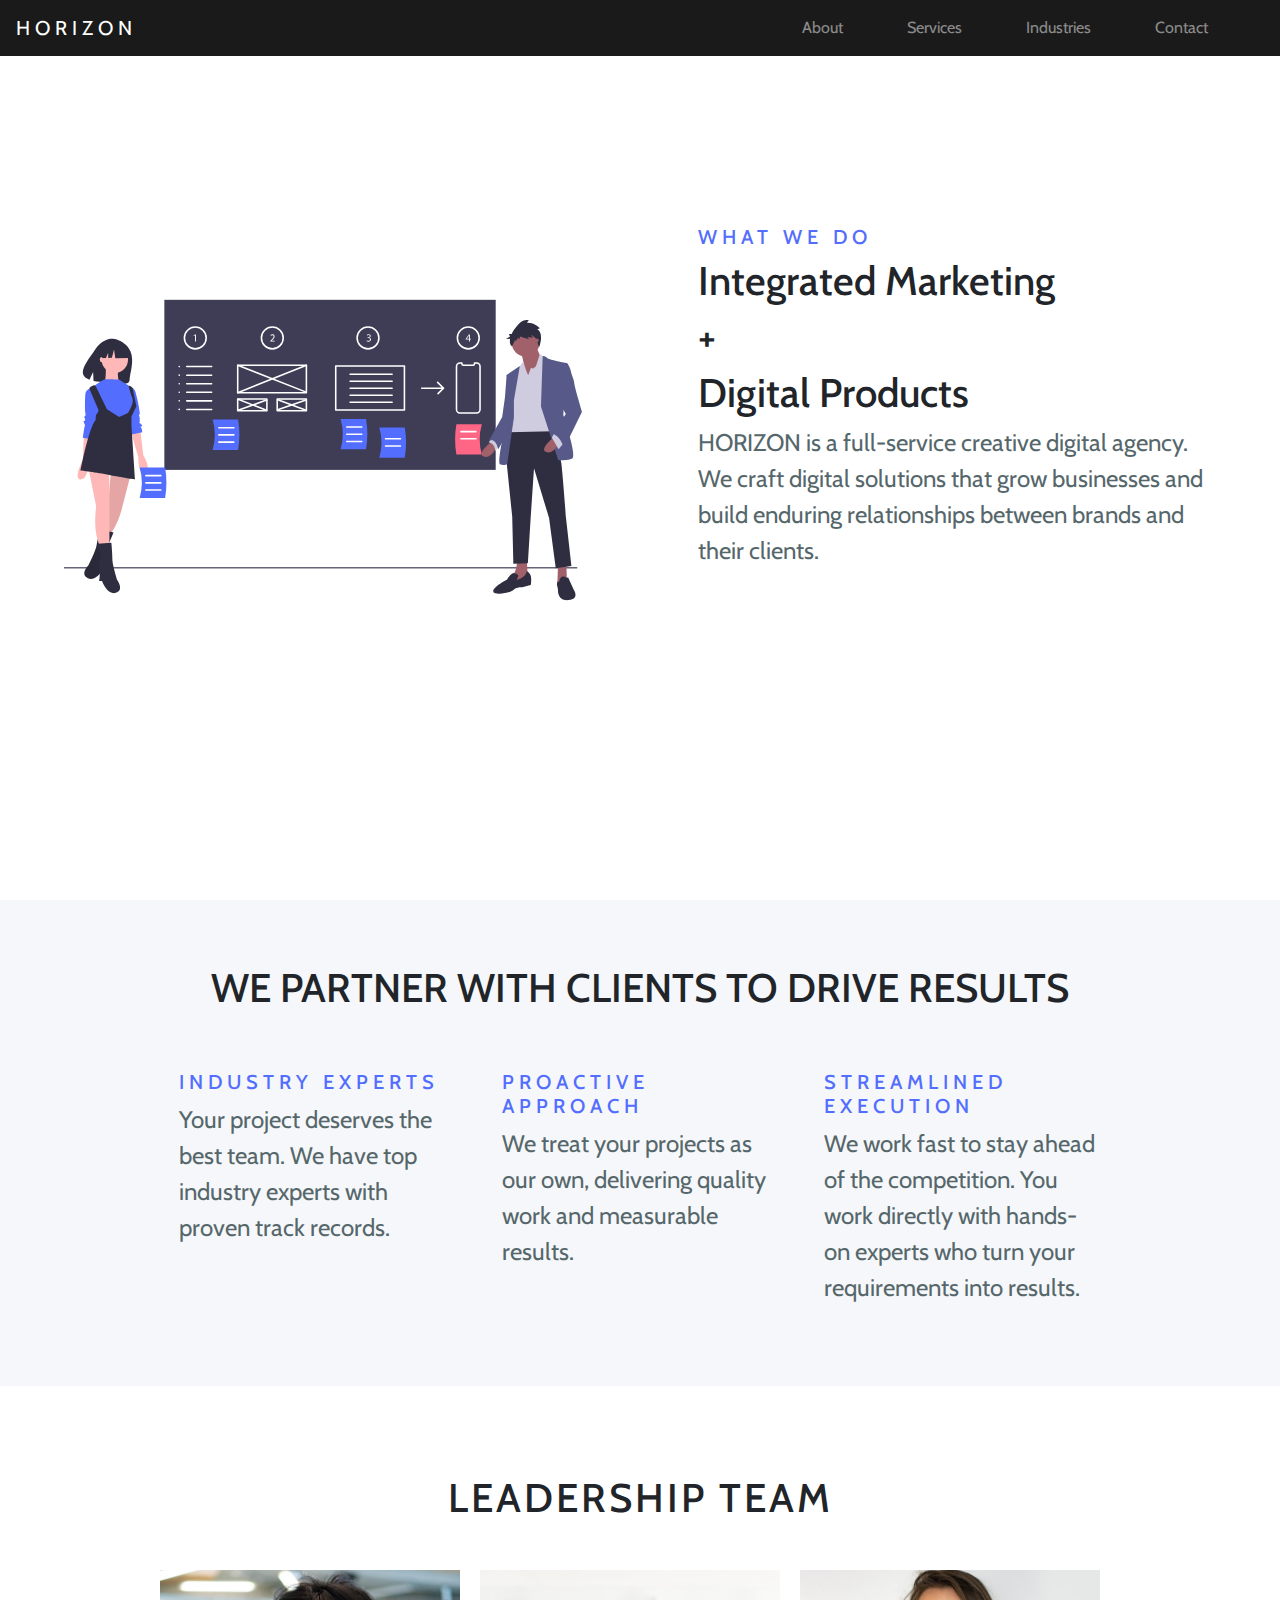
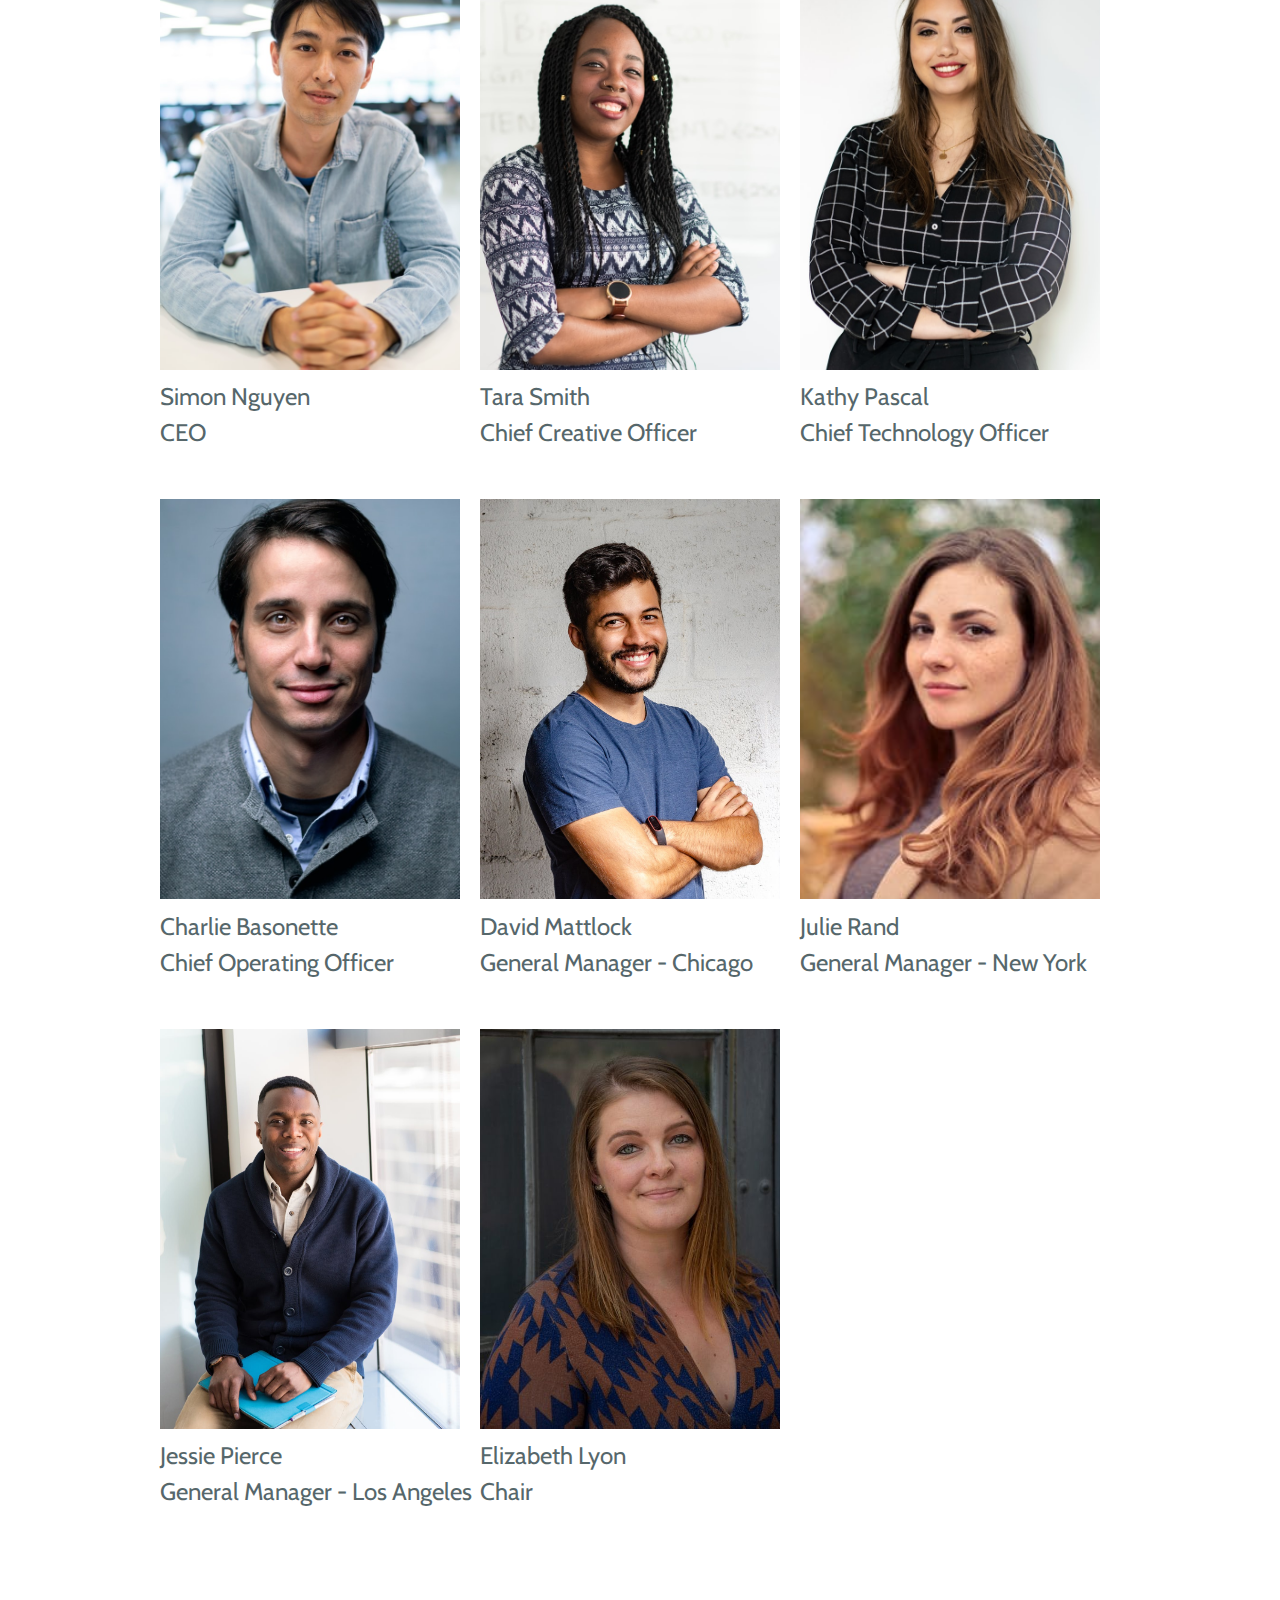
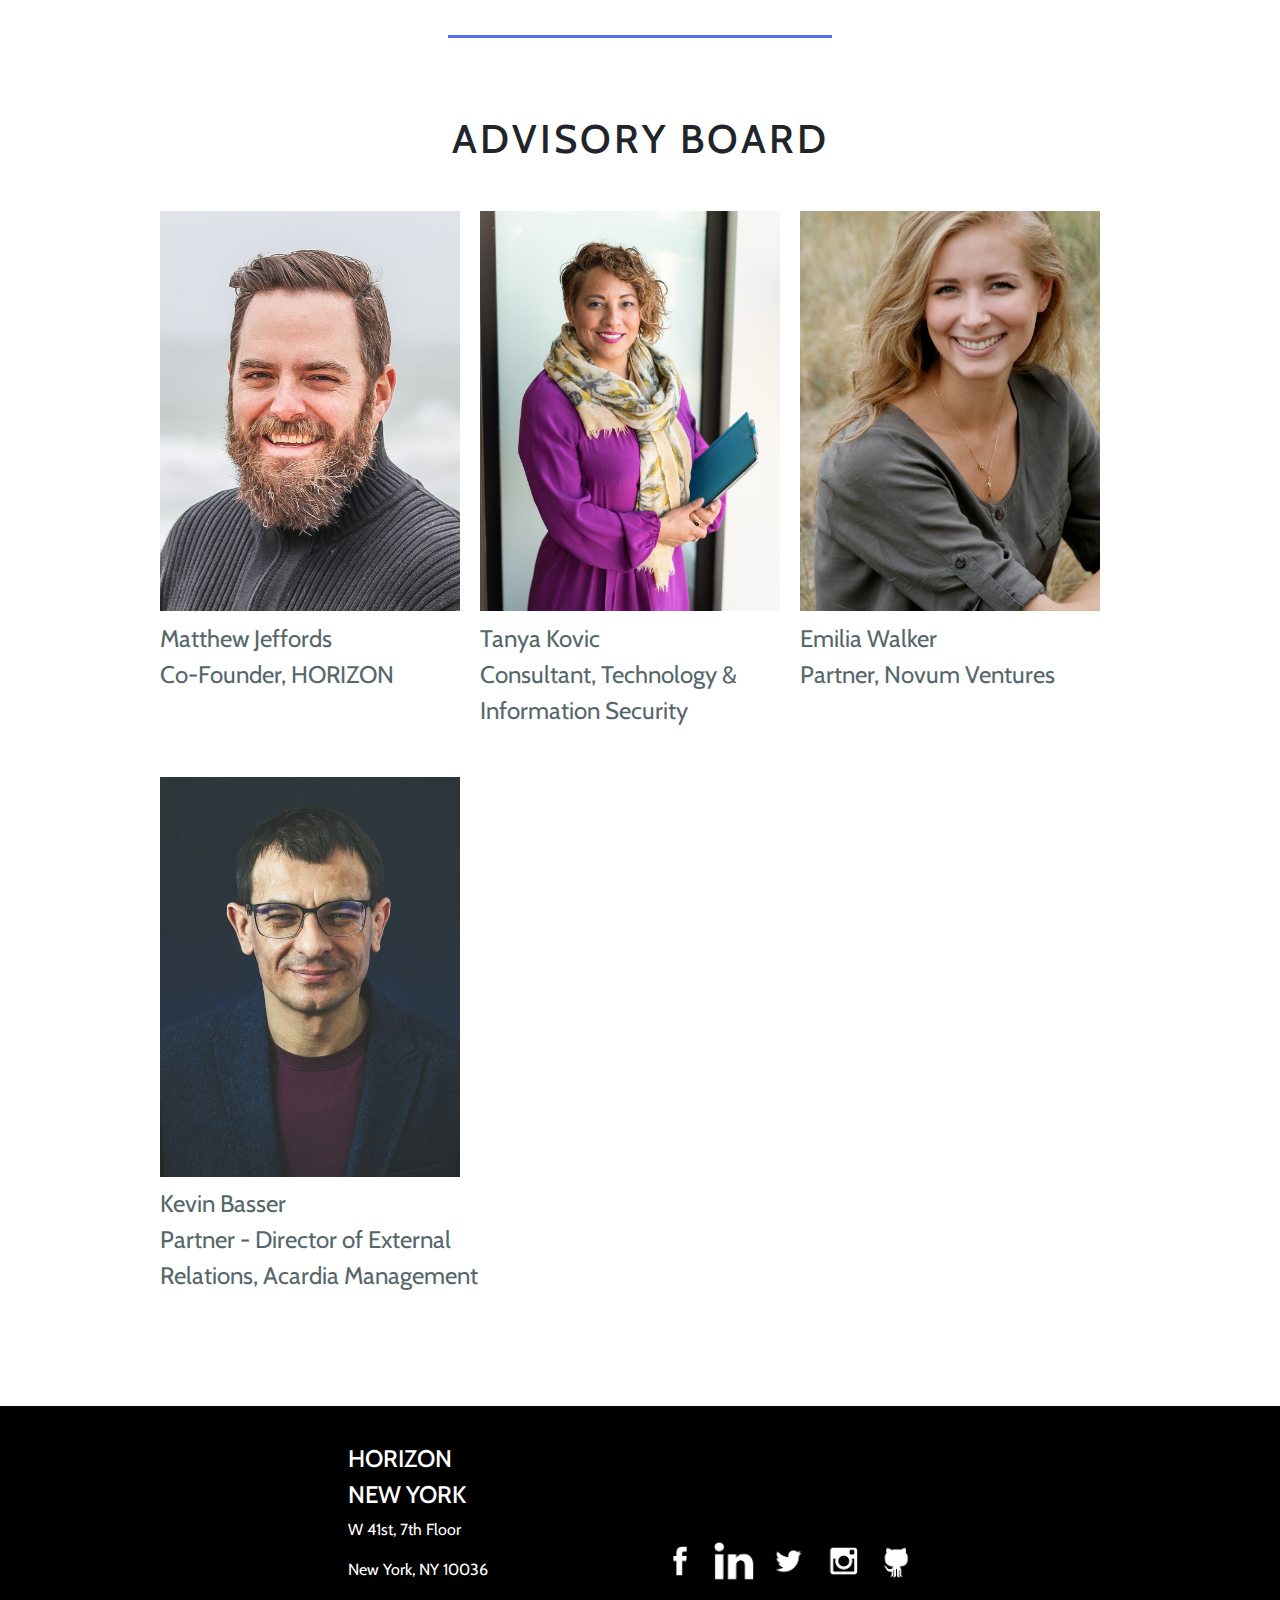
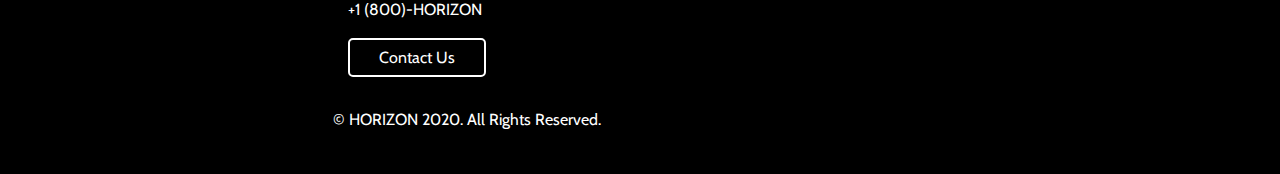
<file: about/index.html>
<!DOCTYPE html>
<html lang="en">
  <head>
    <meta charset="UTF-8" />
    <meta name="viewport" content="width=device-width, initial-scale=1.0" />
    <meta http-equiv="X-UA-Compatible" content="ie=edge" />
    <link
      rel="stylesheet"
      href="https://stackpath.bootstrapcdn.com/bootstrap/4.4.1/css/bootstrap.min.css"
      integrity="sha384-Vkoo8x4CGsO3+Hhxv8T/Q5PaXtkKtu6ug5TOeNV6gBiFeWPGFN9MuhOf23Q9Ifjh"
      crossorigin="anonymous"
    />
    <link
      href="https://fonts.googleapis.com/css?family=Cabin&display=swap"
      rel="stylesheet"
    />
    <link
      href="https://fonts.googleapis.com/icon?family=Material+Icons"
      rel="stylesheet"
    />
    <link rel="stylesheet" href="../css/styles.css" />
    <title>H O R I Z O N</title>
  </head>
  <body>
    <nav class="navbar navbar-expand-lg navbar-dark fixed-top">
      <a class="navbar-brand" href="../.">H O R I Z O N</a>
      <button
        class="navbar-toggler"
        type="button"
        data-toggle="collapse"
        data-target="#navbarTogglerDemo02"
        aria-controls="navbarTogglerDemo02"
        aria-expanded="false"
        aria-label="Toggle navigation"
      >
        <span class="navbar-toggler-icon"></span>
      </button>

      <div class="collapse navbar-collapse" id="navbarTogglerDemo02">
        <ul class="navbar-nav mr-auto mt-2 mt-lg-0"></ul>
        <ul class="navbar-nav mt-2 mt-lg-0 text-center">
          <li class="nav-item mr-5">
            <a class="nav-link" href=".">About</a>
          </li>
          <li class="nav-item mr-5">
            <a class="nav-link" href="../services/.">Services</a>
          </li>
          <li class="nav-item mr-5">
            <a class="nav-link" href="../industries/.">Industries</a>
          </li>
          <li class="nav-item mr-5">
            <a class="nav-link" href="../contact/.">Contact</a>
          </li>
        </ul>
      </div>
    </nav>
    <main class="aboutPage">
      <div id="aboutTop">
        <div id="aboutLeft">
          <img
            src="../public/images/svg/undraw_mobile_wireframe_euf4.svg"
            alt="icon"
          />
        </div>
        <div id="aboutRight">
          <h4>WHAT WE DO</h4>
          <h2>Integrated Marketing</h2>
          <h2>+</h2>
          <h2>Digital Products</h2>
          <p>
            HORIZON is a full-service creative digital agency. We craft digital
            solutions that grow businesses and build enduring relationships
            between brands and their clients.
          </p>
        </div>
      </div>
      <div class="servicesPartner">
        <h2>WE PARTNER WITH CLIENTS TO DRIVE RESULTS</h2>
        <div class="partnerList">
          <div class="partnerCol">
            <div class="partnerText">
              <h4>INDUSTRY EXPERTS</h4>
              <p>
                Your project deserves the best team. We have top industry
                experts with proven track records.
              </p>
            </div>
          </div>
          <div class="partnerCol">
            <div class="partnerText">
              <h4>PROACTIVE APPROACH</h4>
              <p>
                We treat your projects as our own, delivering quality work and
                measurable results.
              </p>
            </div>
          </div>
          <div class="partnerCol">
            <div class="partnerText">
              <h4>STREAMLINED EXECUTION</h4>
              <p>
                We work fast to stay ahead of the competition. You work directly
                with hands-on experts who turn your requirements into results.
              </p>
            </div>
          </div>
        </div>
      </div>
      <div class="staff">
        <h2 class="staffTitle">LEADERSHIP TEAM</h2>
        <div class="leadershipTeam">
          <div class="staffCard">
            <img src="../public/images/staff/ceo.jpg" alt="ceo" />
            <p>Simon Nguyen <br />CEO</p>
          </div>
          <div class="staffCard">
            <img src="../public/images/staff/cco.jpg" alt="cco" />
            <p>Tara Smith <br />Chief Creative Officer</p>
          </div>
          <div class="staffCard">
            <img src="../public/images/staff/cto.jpg" alt="cto" />
            <p>Kathy Pascal <br />Chief Technology Officer</p>
          </div>
          <div class="staffCard">
            <img src="../public/images/staff/coo.jpg" alt="coo" />
            <p>Charlie Basonette <br />Chief Operating Officer</p>
          </div>
          <div class="staffCard">
            <img
              src="../public/images/staff/gm chicago.jpeg"
              alt="gm-chicago"
            />
            <p>David Mattlock <br />General Manager - Chicago</p>
          </div>
          <div class="staffCard">
            <img src="../public/images/staff/gm nyc.jpeg" alt="gm-nyc" />
            <p>Julie Rand <br />General Manager - New York</p>
          </div>
          <div class="staffCard">
            <img
              src="../public/images/staff/gm los angeles.jpeg"
              alt="gm-cali"
            />
            <p>Jessie Pierce <br />General Manager - Los Angeles</p>
          </div>
          <div class="staffCard">
            <img src="../public/images/staff/chair.jpg" alt="chair" />
            <p>Elizabeth Lyon <br />Chair</p>
          </div>
        </div>
        <div class="divider"></div>
        <h2 class="staffTitle">ADVISORY BOARD</h2>
        <div class="advisoryTeam">
          <div class="staffCard">
            <img src="../public/images/staff/cofounder.jpeg" alt="cofounder" />
            <p>Matthew Jeffords <br />Co-Founder, HORIZON</p>
          </div>
          <div class="staffCard">
            <img
              src="../public/images/staff/consultant tech.jpeg"
              alt="consultant"
            />
            <p>
              Tanya Kovic <br />Consultant, Technology & Information Security
            </p>
          </div>
          <div class="staffCard">
            <img
              src="../public/images/staff/partner 1.jpeg"
              alt="partner-one"
            />
            <p>Emilia Walker <br />Partner, Novum Ventures</p>
          </div>
          <div class="staffCard">
            <img src="../public/images/staff/partner 2.jpg" alt="partner-two" />
            <p>
              Kevin Basser <br />Partner - Director of External Relations,
              Acardia Management
            </p>
            <p></p>
          </div>
        </div>
      </div>
    </main>
    <footer>
      <div class="footerContent">
        <div class="info">
          <div class="col">
            <h4>HORIZON</h4>
            <div class="footerAddress">
              <div class="footerAddressText">
                <h4>NEW YORK</h4>
                <p>W 41st, 7th Floor</p>
                <p>New York, NY 10036</p>
                <p>+1 (800)-HORIZON</p>
              </div>
            </div>
            <button>Contact Us</button>
          </div>
          <div class="col">
            <a
              href="https://www.facebook.com/"
              target="_blank"
              rel="noopener noreferrer"
              ><img src="../public/images/logos/facebook.png" alt="facebook"
            /></a>
            <a
              href="https://www.linkedin.com/"
              target="_blank"
              rel="noopener noreferrer"
              ><img src="../public/images/logos/linkedin.png" alt="linkedin"
            /></a>
            <a
              href="https://twitter.com/"
              target="_blank"
              rel="noopener noreferrer"
              ><img src="../public/images/logos/twitter.png" alt="twitter"
            /></a>
            <a
              href="https://www.instagram.com/?hl=en"
              target="_blank"
              rel="noopener noreferrer"
              ><img src="../public/images/logos/instagram.png" alt="instagram"
            /></a>
            <a
              href="https://github.com/"
              target="_blank"
              rel="noopener noreferrer"
              ><img src="../public/images/logos/github.png" alt="github"
            /></a>
          </div>
        </div>
        <p>© HORIZON 2020. All Rights Reserved.</p>
      </div>
    </footer>
    <script
    src="https://code.jquery.com/jquery-3.4.1.slim.min.js"
    integrity="sha384-J6qa4849blE2+poT4WnyKhv5vZF5SrPo0iEjwBvKU7imGFAV0wwj1yYfoRSJoZ+n"
    crossorigin="anonymous"
  ></script>
  <script
    src="https://cdn.jsdelivr.net/npm/popper.js@1.16.0/dist/umd/popper.min.js"
    integrity="sha384-Q6E9RHvbIyZFJoft+2mJbHaEWldlvI9IOYy5n3zV9zzTtmI3UksdQRVvoxMfooAo"
    crossorigin="anonymous"
  ></script>
  <script
    src="https://stackpath.bootstrapcdn.com/bootstrap/4.4.1/js/bootstrap.min.js"
    integrity="sha384-wfSDF2E50Y2D1uUdj0O3uMBJnjuUD4Ih7YwaYd1iqfktj0Uod8GCExl3Og8ifwB6"
    crossorigin="anonymous"
  ></script>
  </body>
</html>
</file>
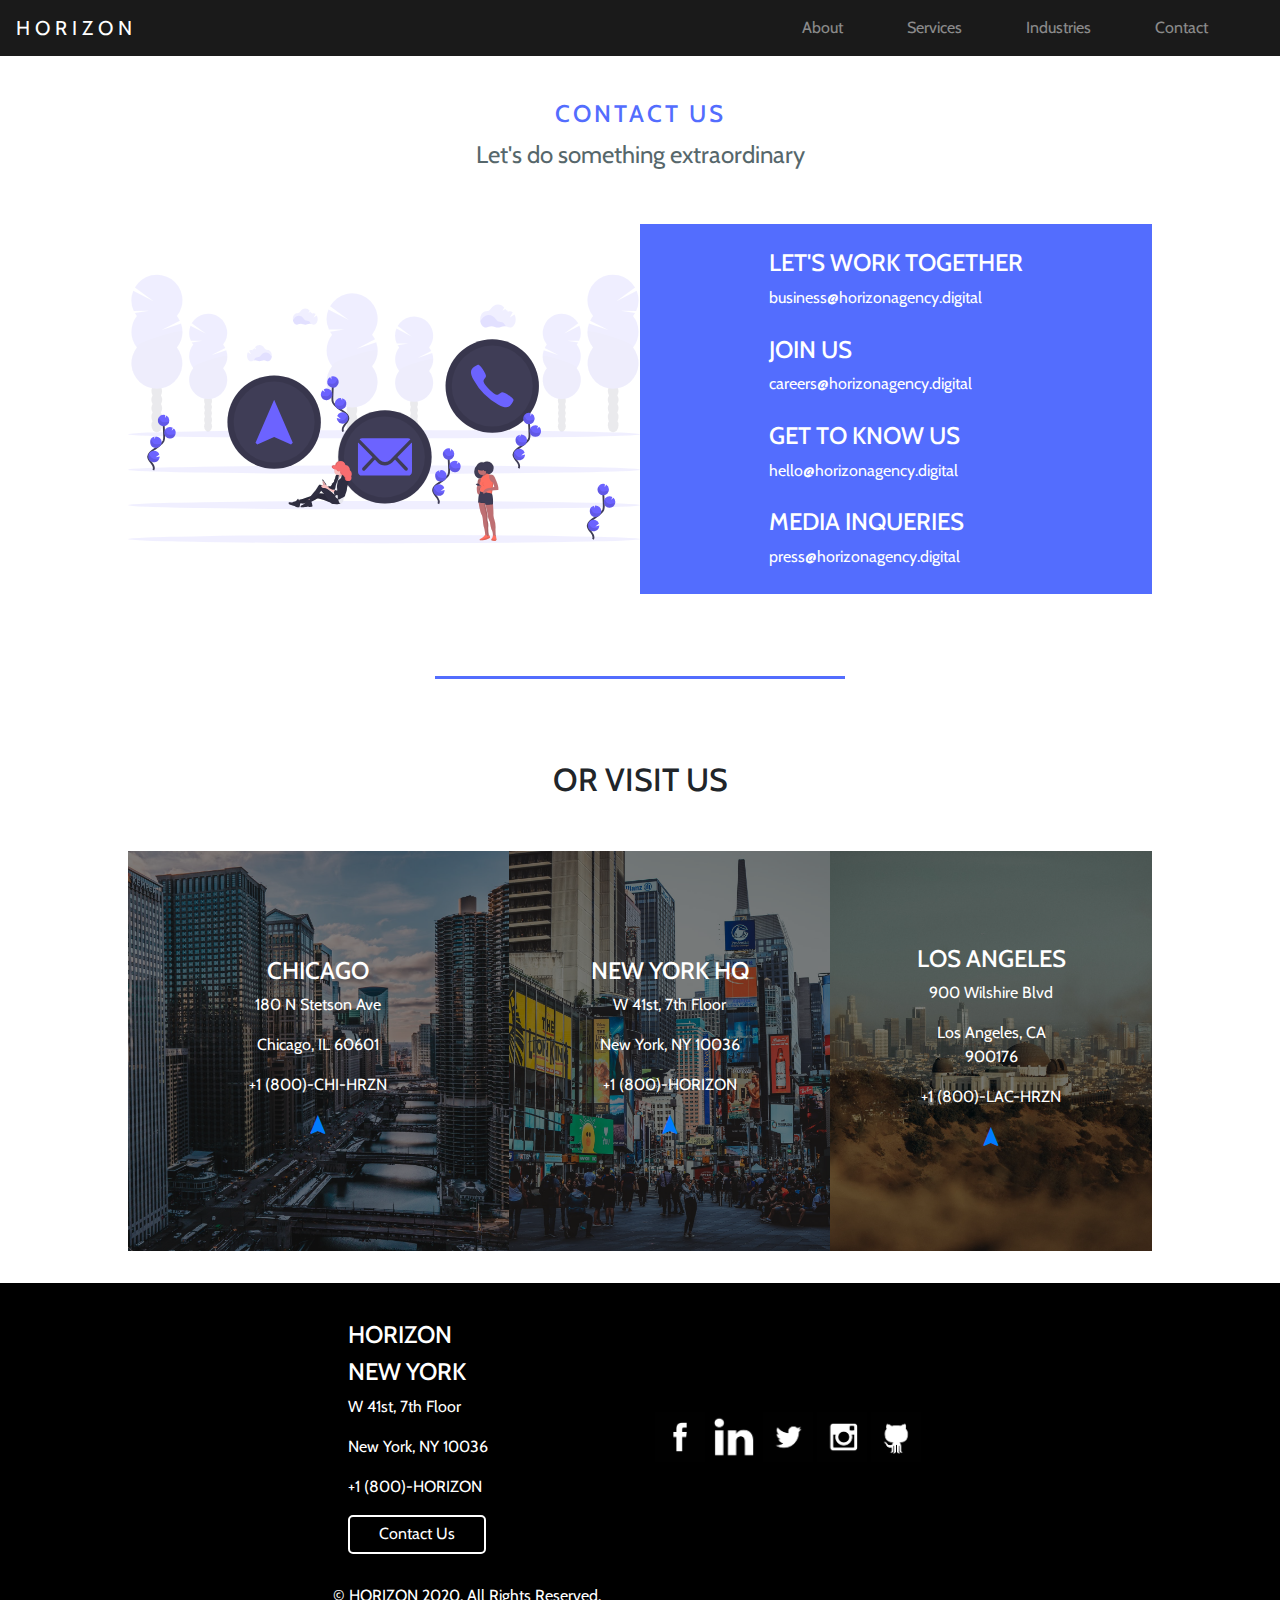
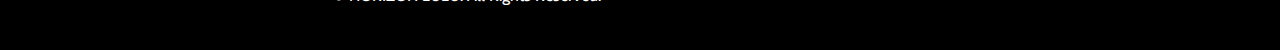
<file: contact/index.html>
<!DOCTYPE html>
<html lang="en">
  <head>
    <meta charset="UTF-8" />
    <meta name="viewport" content="width=device-width, initial-scale=1.0" />
    <meta http-equiv="X-UA-Compatible" content="ie=edge" />
    <link
      rel="stylesheet"
      href="https://stackpath.bootstrapcdn.com/bootstrap/4.4.1/css/bootstrap.min.css"
      integrity="sha384-Vkoo8x4CGsO3+Hhxv8T/Q5PaXtkKtu6ug5TOeNV6gBiFeWPGFN9MuhOf23Q9Ifjh"
      crossorigin="anonymous"
    />
    <link
      href="https://fonts.googleapis.com/css?family=Cabin&display=swap"
      rel="stylesheet"
    />
    <link
      href="https://fonts.googleapis.com/icon?family=Material+Icons"
      rel="stylesheet"
    />
    <link rel="stylesheet" href="../css/styles.css" />
    <title>H O R I Z O N</title>
  </head>
  <body>
    <nav class="navbar navbar-expand-lg navbar-dark fixed-top">
      <a class="navbar-brand" href="../.">H O R I Z O N</a>
      <button
        class="navbar-toggler"
        type="button"
        data-toggle="collapse"
        data-target="#navbarTogglerDemo02"
        aria-controls="navbarTogglerDemo02"
        aria-expanded="false"
        aria-label="Toggle navigation"
      >
        <span class="navbar-toggler-icon"></span>
      </button>

      <div class="collapse navbar-collapse" id="navbarTogglerDemo02">
        <ul class="navbar-nav mr-auto mt-2 mt-lg-0"></ul>
        <ul class="navbar-nav mt-2 mt-lg-0 text-center">
          <li class="nav-item mr-5">
            <a class="nav-link" href="../about/.">About</a>
          </li>
          <li class="nav-item mr-5">
            <a class="nav-link" href="../services/.">Services</a>
          </li>
          <li class="nav-item mr-5">
            <a class="nav-link" href="../industries/.">Industries</a>
          </li>
          <li class="nav-item mr-5">
            <a class="nav-link" href=".">Contact</a>
          </li>
        </ul>
      </div>
    </nav>
    <main class="contactPage">
      <div class="contactContent">
        <div class="contactTopLine">
          <h4>CONTACT US</h4>
          <p>Let's do something extraordinary</p>
        </div>
        <div class="emailContainer">
          <img
            src="../public/images/svg/undraw_contact_us_15o2.svg"
            alt="contact"
          />
          <div class="emailOuter">
            <div class="emailInner">
              <div class="emailItem">
                <h4>LET'S WORK TOGETHER</h4>
                <p>business@horizonagency.digital</p>
              </div>
              <div class="emailItem">
                <h4>JOIN US</h4>
                <p>careers@horizonagency.digital</p>
              </div>
              <div class="emailItem">
                <h4>GET TO KNOW US</h4>
                <p>hello@horizonagency.digital</p>
              </div>
              <div class="emailItem">
                <h4>MEDIA INQUERIES</h4>
                <p>press@horizonagency.digital</p>
              </div>
            </div>
          </div>
        </div>
        <div class="divider"></div>
        <h4 id="contactBottomLine">OR VISIT US</h4>
        <div class="addressContainer">
          <div class="addressItem chicago">
            <img src="../public/images/cities/chicago.jpeg" alt="chicago" />
            <div class="addressOverlay"></div>
            <div class="addressText">
              <h4>CHICAGO</h4>
              <p>180 N Stetson Ave</p>
              <p>Chicago, IL 60601</p>
              <p>+1 (800)-CHI-HRZN</p>
              <a
                href="https://goo.gl/maps/BfvZbiboCrUTtgXp6"
                target="_blank"
                rel="noopener noreferrer"
              >
                <i class="material-icons">
                  navigation
                </i>
              </a>
            </div>
          </div>
          <div class="addressItem nyc">
            <img src="../public/images/cities/new york.jpeg" alt="nyc" />
            <div class="addressOverlay"></div>
            <div class="addressText">
              <h4>NEW YORK HQ</h4>
              <p>W 41st, 7th Floor</p>
              <p>New York, NY 10036</p>
              <p>+1 (800)-HORIZON</p>
              <a
                href="https://goo.gl/maps/VQACLpwQuWHANmAF8"
                target="_blank"
                rel="noopener noreferrer"
              >
                <i class="material-icons">
                  navigation
                </i>
              </a>
            </div>
          </div>
          <div class="addressItem cali">
            <img src="../public/images/cities/los angeles.jpeg" alt="cali" />
            <div class="addressOverlay"></div>
            <div class="addressText">
              <h4>LOS ANGELES</h4>
              <p>900 Wilshire Blvd</p>
              <p>Los Angeles, CA 900176</p>
              <p>+1 (800)-LAC-HRZN</p>
              <a
                href="https://goo.gl/maps/sNov6CocxiZGVhX36"
                target="_blank"
                rel="noopener noreferrer"
              >
                <i class="material-icons">
                  navigation
                </i>
              </a>
            </div>
          </div>
        </div>
      </div>
    </main>
    <footer>
      <div class="footerContent">
        <div class="info">
          <div class="col">
            <h4>HORIZON</h4>
            <div class="footerAddress">
              <div class="footerAddressText">
                <h4>NEW YORK</h4>
                <p>W 41st, 7th Floor</p>
                <p>New York, NY 10036</p>
                <p>+1 (800)-HORIZON</p>
              </div>
            </div>
            <button>Contact Us</button>
          </div>
          <div class="col">
            <a
              href="https://www.facebook.com/"
              target="_blank"
              rel="noopener noreferrer"
              ><img src="../public/images/logos/facebook.png" alt="facebook"
            /></a>
            <a
              href="https://www.linkedin.com/"
              target="_blank"
              rel="noopener noreferrer"
              ><img src="../public/images/logos/linkedin.png" alt="linkedin"
            /></a>
            <a
              href="https://twitter.com/"
              target="_blank"
              rel="noopener noreferrer"
              ><img src="../public/images/logos/twitter.png" alt="twitter"
            /></a>
            <a
              href="https://www.instagram.com/?hl=en"
              target="_blank"
              rel="noopener noreferrer"
              ><img src="../public/images/logos/instagram.png" alt="instagram"
            /></a>
            <a
              href="https://github.com/"
              target="_blank"
              rel="noopener noreferrer"
              ><img src="../public/images/logos/github.png" alt="github"
            /></a>
          </div>
        </div>
        <p>© HORIZON 2020. All Rights Reserved.</p>
      </div>
    </footer>
    <script
    src="https://code.jquery.com/jquery-3.4.1.slim.min.js"
    integrity="sha384-J6qa4849blE2+poT4WnyKhv5vZF5SrPo0iEjwBvKU7imGFAV0wwj1yYfoRSJoZ+n"
    crossorigin="anonymous"
  ></script>
  <script
    src="https://cdn.jsdelivr.net/npm/popper.js@1.16.0/dist/umd/popper.min.js"
    integrity="sha384-Q6E9RHvbIyZFJoft+2mJbHaEWldlvI9IOYy5n3zV9zzTtmI3UksdQRVvoxMfooAo"
    crossorigin="anonymous"
  ></script>
  <script
    src="https://stackpath.bootstrapcdn.com/bootstrap/4.4.1/js/bootstrap.min.js"
    integrity="sha384-wfSDF2E50Y2D1uUdj0O3uMBJnjuUD4Ih7YwaYd1iqfktj0Uod8GCExl3Og8ifwB6"
    crossorigin="anonymous"
  ></script>
  </body>
</html>
</file>
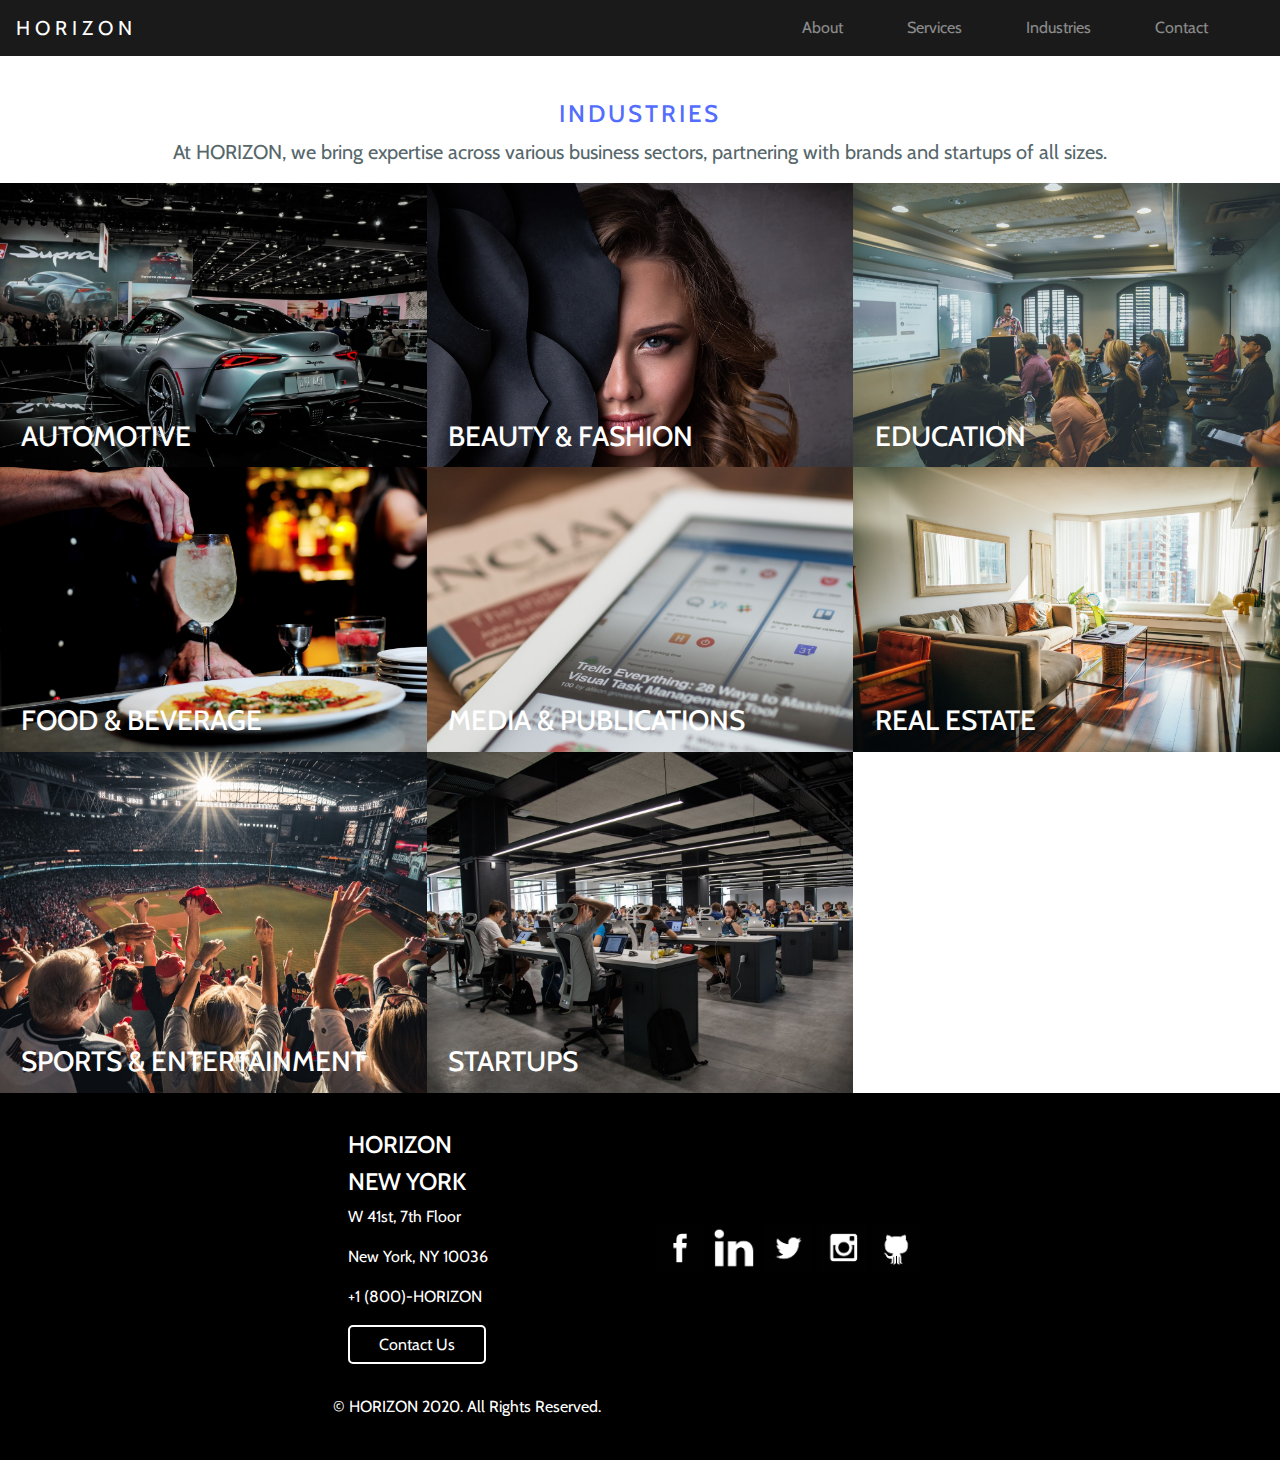
<file: industries/index.html>
<!DOCTYPE html>
<html lang="en">
  <head>
    <meta charset="UTF-8" />
    <meta name="viewport" content="width=device-width, initial-scale=1.0" />
    <meta http-equiv="X-UA-Compatible" content="ie=edge" />
    <link
      rel="stylesheet"
      href="https://stackpath.bootstrapcdn.com/bootstrap/4.4.1/css/bootstrap.min.css"
      integrity="sha384-Vkoo8x4CGsO3+Hhxv8T/Q5PaXtkKtu6ug5TOeNV6gBiFeWPGFN9MuhOf23Q9Ifjh"
      crossorigin="anonymous"
    />
    <link
      href="https://fonts.googleapis.com/css?family=Cabin&display=swap"
      rel="stylesheet"
    />
    <link
      href="https://fonts.googleapis.com/icon?family=Material+Icons"
      rel="stylesheet"
    />
    <link rel="stylesheet" href="../css/styles.css" />
    <title>H O R I Z O N</title>
  </head>
  <body>
    <nav class="navbar navbar-expand-lg navbar-dark fixed-top">
      <a class="navbar-brand" href="../.">H O R I Z O N</a>
      <button
        class="navbar-toggler"
        type="button"
        data-toggle="collapse"
        data-target="#navbarTogglerDemo02"
        aria-controls="navbarTogglerDemo02"
        aria-expanded="false"
        aria-label="Toggle navigation"
      >
        <span class="navbar-toggler-icon"></span>
      </button>

      <div class="collapse navbar-collapse" id="navbarTogglerDemo02">
        <ul class="navbar-nav mr-auto mt-2 mt-lg-0"></ul>
        <ul class="navbar-nav mt-2 mt-lg-0 text-center">
          <li class="nav-item mr-5">
            <a class="nav-link" href="../about/.">About</a>
          </li>
          <li class="nav-item mr-5">
            <a class="nav-link" href="../services/.">Services</a>
          </li>
          <li class="nav-item mr-5">
            <a class="nav-link" href=".">Industries</a>
          </li>
          <li class="nav-item mr-5">
            <a class="nav-link" href="../contact/.">Contact</a>
          </li>
        </ul>
      </div>
    </nav>
    <main class="industriesPage">
      <div class="industriesContent">
        <div class="industriesText">
          <h4>INDUSTRIES</h4>
          <p class="industriesTopLine">
            At HORIZON, we bring expertise across various business sectors,
            partnering with brands and startups of all sizes.
          </p>
        </div>
      </div>
      <div class="industriesCards">
        <div class="idCards">
          <img
            src="../public/images/industries/automotive.jpg"
            alt="auto"
            class="cardImg"
          />
          <div class="idOverlay"></div>
          <h3 class="industryName">AUTOMOTIVE</h3>
        </div>
        <div class="idCards">
          <img
            src="../public/images/industries/beauty-fashion.jpg"
            alt="beauty"
            class="cardImg"
          />
          <div class="idOverlay"></div>
          <h3 class="industryName">BEAUTY & FASHION</h3>
        </div>
        <div class="idCards">
          <img
            src="../public/images/industries/education.jpg"
            alt="edu"
            class="cardImg"
          />
          <div class="idOverlay"></div>
          <h3 class="industryName">EDUCATION</h3>
        </div>
        <div class="idCards">
          <img
            src="../public/images/industries/food-drink.jpg"
            alt="food"
            class="cardImg"
          />
          <div class="idOverlay"></div>
          <h3 class="industryName">FOOD & BEVERAGE</h3>
        </div>
        <div class="idCards">
          <img
            src="../public/images/industries/media.jpg"
            alt="media"
            class="cardImg"
          />
          <div class="idOverlay"></div>
          <h3 class="industryName">MEDIA & PUBLICATIONS</h3>
        </div>
        <div class="idCards">
          <img
            src="../public/images/industries/real-estate.jpg"
            alt="estate"
            class="cardImg"
          />
          <div class="idOverlay"></div>
          <h3 class="industryName">REAL ESTATE</h3>
        </div>
        <div class="idCards">
          <img
            src="../public/images/industries/sports.jpg"
            alt="sports"
            class="cardImg"
          />
          <div class="idOverlay"></div>
          <h3 class="industryName">SPORTS & ENTERTAINMENT</h3>
        </div>
        <div class="idCards">
          <img
            src="../public/images/industries/startup.jpg"
            alt="startup"
            class="cardImg"
          />
          <div class="idOverlay"></div>
          <h3 class="industryName">STARTUPS</h3>
        </div>
      </div>
    </main>
    <footer>
      <div class="footerContent">
        <div class="info">
          <div class="col">
            <h4>HORIZON</h4>
            <div class="footerAddress">
              <div class="footerAddressText">
                <h4>NEW YORK</h4>
                <p>W 41st, 7th Floor</p>
                <p>New York, NY 10036</p>
                <p>+1 (800)-HORIZON</p>
              </div>
            </div>
            <button>Contact Us</button>
          </div>
          <div class="col">
            <a
              href="https://www.facebook.com/"
              target="_blank"
              rel="noopener noreferrer"
              ><img src="../public/images/logos/facebook.png" alt="facebook"
            /></a>
            <a
              href="https://www.linkedin.com/"
              target="_blank"
              rel="noopener noreferrer"
              ><img src="../public/images/logos/linkedin.png" alt="linkedin"
            /></a>
            <a
              href="https://twitter.com/"
              target="_blank"
              rel="noopener noreferrer"
              ><img src="../public/images/logos/twitter.png" alt="twitter"
            /></a>
            <a
              href="https://www.instagram.com/?hl=en"
              target="_blank"
              rel="noopener noreferrer"
              ><img src="../public/images/logos/instagram.png" alt="instagram"
            /></a>
            <a
              href="https://github.com/"
              target="_blank"
              rel="noopener noreferrer"
              ><img src="../public/images/logos/github.png" alt="github"
            /></a>
          </div>
        </div>
        <p>© HORIZON 2020. All Rights Reserved.</p>
      </div>
    </footer>
    <script
    src="https://code.jquery.com/jquery-3.4.1.slim.min.js"
    integrity="sha384-J6qa4849blE2+poT4WnyKhv5vZF5SrPo0iEjwBvKU7imGFAV0wwj1yYfoRSJoZ+n"
    crossorigin="anonymous"
  ></script>
  <script
    src="https://cdn.jsdelivr.net/npm/popper.js@1.16.0/dist/umd/popper.min.js"
    integrity="sha384-Q6E9RHvbIyZFJoft+2mJbHaEWldlvI9IOYy5n3zV9zzTtmI3UksdQRVvoxMfooAo"
    crossorigin="anonymous"
  ></script>
  <script
    src="https://stackpath.bootstrapcdn.com/bootstrap/4.4.1/js/bootstrap.min.js"
    integrity="sha384-wfSDF2E50Y2D1uUdj0O3uMBJnjuUD4Ih7YwaYd1iqfktj0Uod8GCExl3Og8ifwB6"
    crossorigin="anonymous"
  ></script>
  </body>
</html>
</file>
<file: css/styles.css>
* {
  padding: 0;
  margin: 0;
  box-sizing: border-box;
  font-family: 'Cabin', sans-serif;
}

::-webkit-scrollbar {
  width: 15px;
}

::-webkit-scrollbar-track {
  background: #f1f1f1;
}

::-webkit-scrollbar-thumb {
  background: #888;
}

::-webkit-scrollbar-thumb:hover {
  background: #555;
}

.homePage, .aboutPage, .servicesPage, .industriesPage, .contactPage {
  -webkit-animation: fadein 2s; /* Safari, Chrome and Opera > 12.1 */
       -moz-animation: fadein 2s; /* Firefox < 16 */
        -ms-animation: fadein 2s; /* Internet Explorer */
         -o-animation: fadein 2s; /* Opera < 12.1 */
            animation: fadein 2s;
}

.homePage {
  width: 100%;
  height: 100vh;
}

nav {
  background: #1a1a1a;
}

.homePage video {
  width: 100%;
  height: 100%;
  object-fit: cover;
}

#overlayText {
  text-align: center;
  position: absolute;
  top: 45%;
  left: 50%;
  transform: translate(-50%, -50%);
  z-index: 3;
  color: white;
}

#overlayText h1 {
  font-size: 3rem;
  letter-spacing: 10px;
}

#overlayText p {
  font-size: 1.5rem;
}

.aboutPage {
  width: 100%;
  height: 100%;
}

#aboutTop {
  width: 100%;
  height: 100vh;
  display: flex;
  justify-content: space-between;
  align-items: center;
  padding: 0 5%;
  background: white;
}

#aboutLeft,
#aboutRight {
  width: 45%;
  height: 50%;
}

#aboutLeft img {
  width: 100%;
  height: 100%;
}

.aboutPage h4 {
  color: #536dfe;
  letter-spacing: 5px;
  font-size: 1.25rem;
}

.aboutPage h2 {
  font-size: 2.5rem;
}

.aboutPage p,
.contactTopLine p {
  color: #56676b;
  font-size: 1.5rem;
}

.servicesPartner {
  background: #f5f7fa;
  padding: 5%;
}

.servicesPartner h2 {
  font-size: 2.5rem;
  margin-bottom: 5%;
  text-align: center;
}

.partnerList {
  display: flex;
  justify-content: space-between;
  width: 80%;
  margin: 0 auto;
}

.partnerCol {
  width: 30%;
}

.staff {
  width: 75%;
  height: 100%;
  margin: 0 auto;
  padding: 5% 0;
}

.staff p {
  margin: 3% 0 15% 0;
}

.leadershipTeam,
.advisoryTeam {
  display: grid;
  grid-template-columns: repeat(auto-fit, minmax(300px, 1fr));
}

.staffCard img {
  width: 300px;
  height: 400px;
  object-fit: cover;
}

.staffTitle {
  margin: 2.5% 0 5% 0;
  text-align: center;
  letter-spacing: 3px;
}

.servicesPage p,
.industriesPage p {
  color: #56676b;
}

footer {
  background: black;
  width: 100%;
  height: 100%;
  color: white;
  padding: 3% 2% 2% 2%;
}

.footerContent {
  width: 50%;
  height: 100%;
  margin: 0 auto;
}

.info {
  display: flex;
  width: 100%;
  height: 100%;
  justify-content: space-between;
  align-items: center;
  margin: 0 auto 5% auto;
}

.col {
  width: 20%;
  height: 100%;
}

.col img {
  width: 50px;
  height: 50px;
  object-fit: cover;
  background: white;
}

.col button {
  border: 2px solid white;
  background: black;
  color: white;
  font-size: 1rem;
  padding: 2%;
  border-radius: 5px;
  width: 50%;
  transition: background-color 0.25s ease, color 0.25s ease;
}

.col button:hover {
  background: white;
  color: black;
}

.servicesPage {
  width: 100%;
  height: 100%;
}

.servicesPage h4,
.industriesPage h4 {
  color: #536dfe;
  letter-spacing: 3px;
}

.servicesTopLine,
.industriesTopLine {
  font-size: 1.25rem;
  padding: 0 5%;
}

.servicesContent,
.industriesContent {
  width: 100%;
  height: 100%;
  margin-top: 100px;
  text-align: center;
}

.servicesCards {
  width: 80%;
  display: flex;
  justify-content: space-evenly;
  align-items: center;
  flex-wrap: wrap;
  margin: 0 auto;
}

.card {
  width: 375px;
  height: 350px;
  margin: 1%;
  text-align: left;
  padding: 2%;
}

.card img {
  width: 100%;
  height: 50%;
}

.cardText {
  margin-top: 6%;
}

.servicesMiddle {
  display: flex;
  justify-content: space-between;
  align-items: center;
  width: 70%;
  margin: 100px auto 150px auto;
}

.middleText {
  width: 30%;
  text-align: left;
}

.servicesMiddle img {
  width: 65%;
}

#middleHeader {
  letter-spacing: 3px;
}

#aboutBottom {
  width: 100%;
  height: 100%;
  padding: 5%;
  text-align: center;
  background: #f5f7fa;
  margin-top: 100px;
}

#brands {
  display: grid;
  grid-template-columns: repeat(auto-fit, minmax(200px, 1fr));
  width: 90%;
  margin: 50px auto;
}

#brands img {
  width: 80%;
  object-fit: cover;
  margin: 10%;
}

.divider {
  background: #536dfe;
  height: 3px;
  width: 40%;
  margin: 8% auto;
}

.industriesCards {
  width: 100%;
  height: 100%;
  display: grid;
  grid-template-columns: repeat(auto-fit, minmax(400px, 1fr));
}

.idCards {
  width: 100%;
  height: 100%;
  position: relative;
}

.cardImg {
  width: 100%;
  height: 100%;
  object-fit: cover;
}

.idOverlay {
  width: 100%;
  height: 100%;
  position: absolute;
  top: 0;
  left: 0;
  opacity: 0.3;
}

.industryName {
  position: absolute;
  bottom: 2%;
  left: 5%;
  color: white;
}

.contactContent {
  width: 100%;
  height: 100%;
  margin-top: 100px;
  padding: 0 10% 2.5% 10%;
}

.contactTopLine {
  text-align: center;
}

.contactTopLine h4 {
  letter-spacing: 3px;
  color: #536dfe;
}

#contactBottomLine {
  text-align: center;
  margin-bottom: 5%;
  font-size: 2rem;
}

.emailContainer {
  width: 100%;
  height: 100%;
  display: flex;
  margin-top: 5%;
}

.emailContainer img,
.emailOuter {
  width: 50%;
}

.emailOuter {
  display: flex;
  justify-content: center;
  align-items: center;
  background: #536dfe;
  color: white;
}

.emailItem {
  margin: 10% 0;
}

.addressContainer {
  display: flex;
  width: 100%;
  height: 400px;
}

.addressItem {
  position: relative;
}

.addressItem img {
  width: 100%;
  height: 100%;
  object-fit: cover;
  z-index: 1;
}

.addressOverlay {
  position: absolute;
  top: 0;
  left: 0;
  width: 100%;
  height: 100%;
  background: black;
  opacity: 0.5;
  z-index: 2;
}

.addressText {
  position: absolute;
  top: 50%;
  left: 50%;
  transform: translate(-50%, -50%);
  z-index: 3;
  color: white;
  text-align: center;
}

@keyframes fadein {
  from { opacity: 0; }
  to   { opacity: 1; }
}

/* Firefox < 16 */
@-moz-keyframes fadein {
  from { opacity: 0; }
  to   { opacity: 1; }
}

/* Safari, Chrome and Opera > 12.1 */
@-webkit-keyframes fadein {
  from { opacity: 0; }
  to   { opacity: 1; }
}

/* Internet Explorer */
@-ms-keyframes fadein {
  from { opacity: 0; }
  to   { opacity: 1; }
}

/* Opera < 12.1 */
@-o-keyframes fadein {
  from { opacity: 0; }
  to   { opacity: 1; }
}

@media only screen and (max-width: 991px) {
  #aboutTop {
    flex-direction: column;
    padding: 0 1%;
    margin-top: 10%;
    text-align: center;
  }

  #aboutLeft,
  #aboutRight {
    width: 80%;
    height: 100%;
  }

  #aboutBottom {
    padding: 10%;
    margin-top: 100px;
  }

  .divider {
    margin: 15% auto;
  }

  .servicesMiddle {
    flex-direction: column-reverse;
    width: 100%;
    margin: 50px auto;
  }

  .servicesMiddle img {
    width: 100%;
  }

  .middleText {
    margin-top: 50px;
    width: 90%;
    text-align: center;
  }

  #brands {
    width: 80%;
    justify-content: space-between;
    flex-direction: column;
    margin: 5% auto;
  }

  #brands img {
    width: 35%;
    margin: 2% auto;
  }

  footer {
    text-align: center;
  }

  .footerContent {
    width: 100%;
  }

  .info {
    flex-direction: column;
  }

  .col {
    width: 80%;
    margin: 3% auto;
  }

  .servicesPartner {
    padding: 15% 5%;
  }

  .partnerList {
    flex-direction: column;
    text-align: center;
  }

  .partnerCol {
    width: 100%;
    margin: 5% 0;
  }

  .staff {
    margin-top: 50px;
  }

  .contactContent {
    padding: 0;
  }

  .emailContainer {
    flex-direction: column;
    width: 100%;
  }

  .emailContainer img {
    width: 100%;
  }

  .emailOuter {
    width: 100%;
    padding: 2% 0;
  }

  .addressContainer {
    flex-direction: column;
    height: 100%;
  }
}

@media only screen and (max-width: 964px) {
  .card {
    width: 100%;
  }

  .cardText h2 {
    text-align: center;
  }
}

@media only screen and (max-width: 799px) {
  .staffCard {
    text-align: center;
  }
}
</file>
